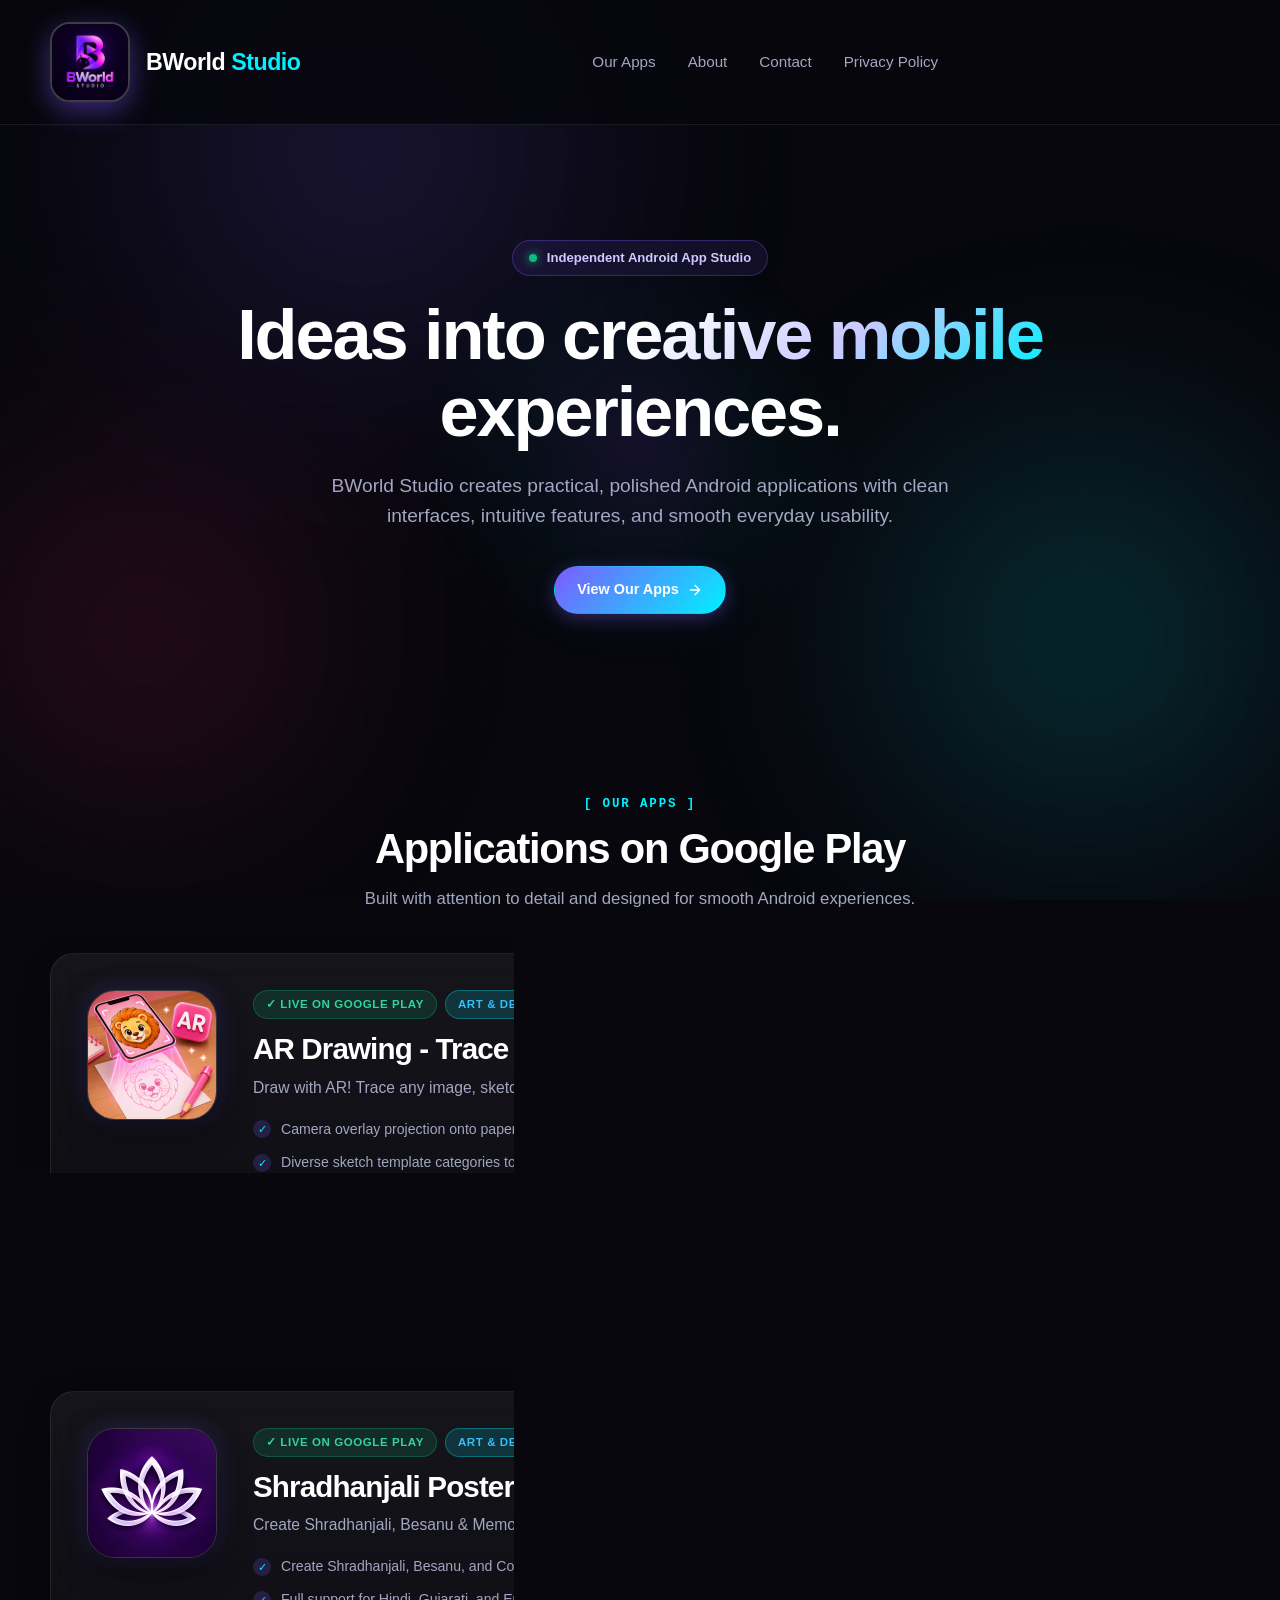
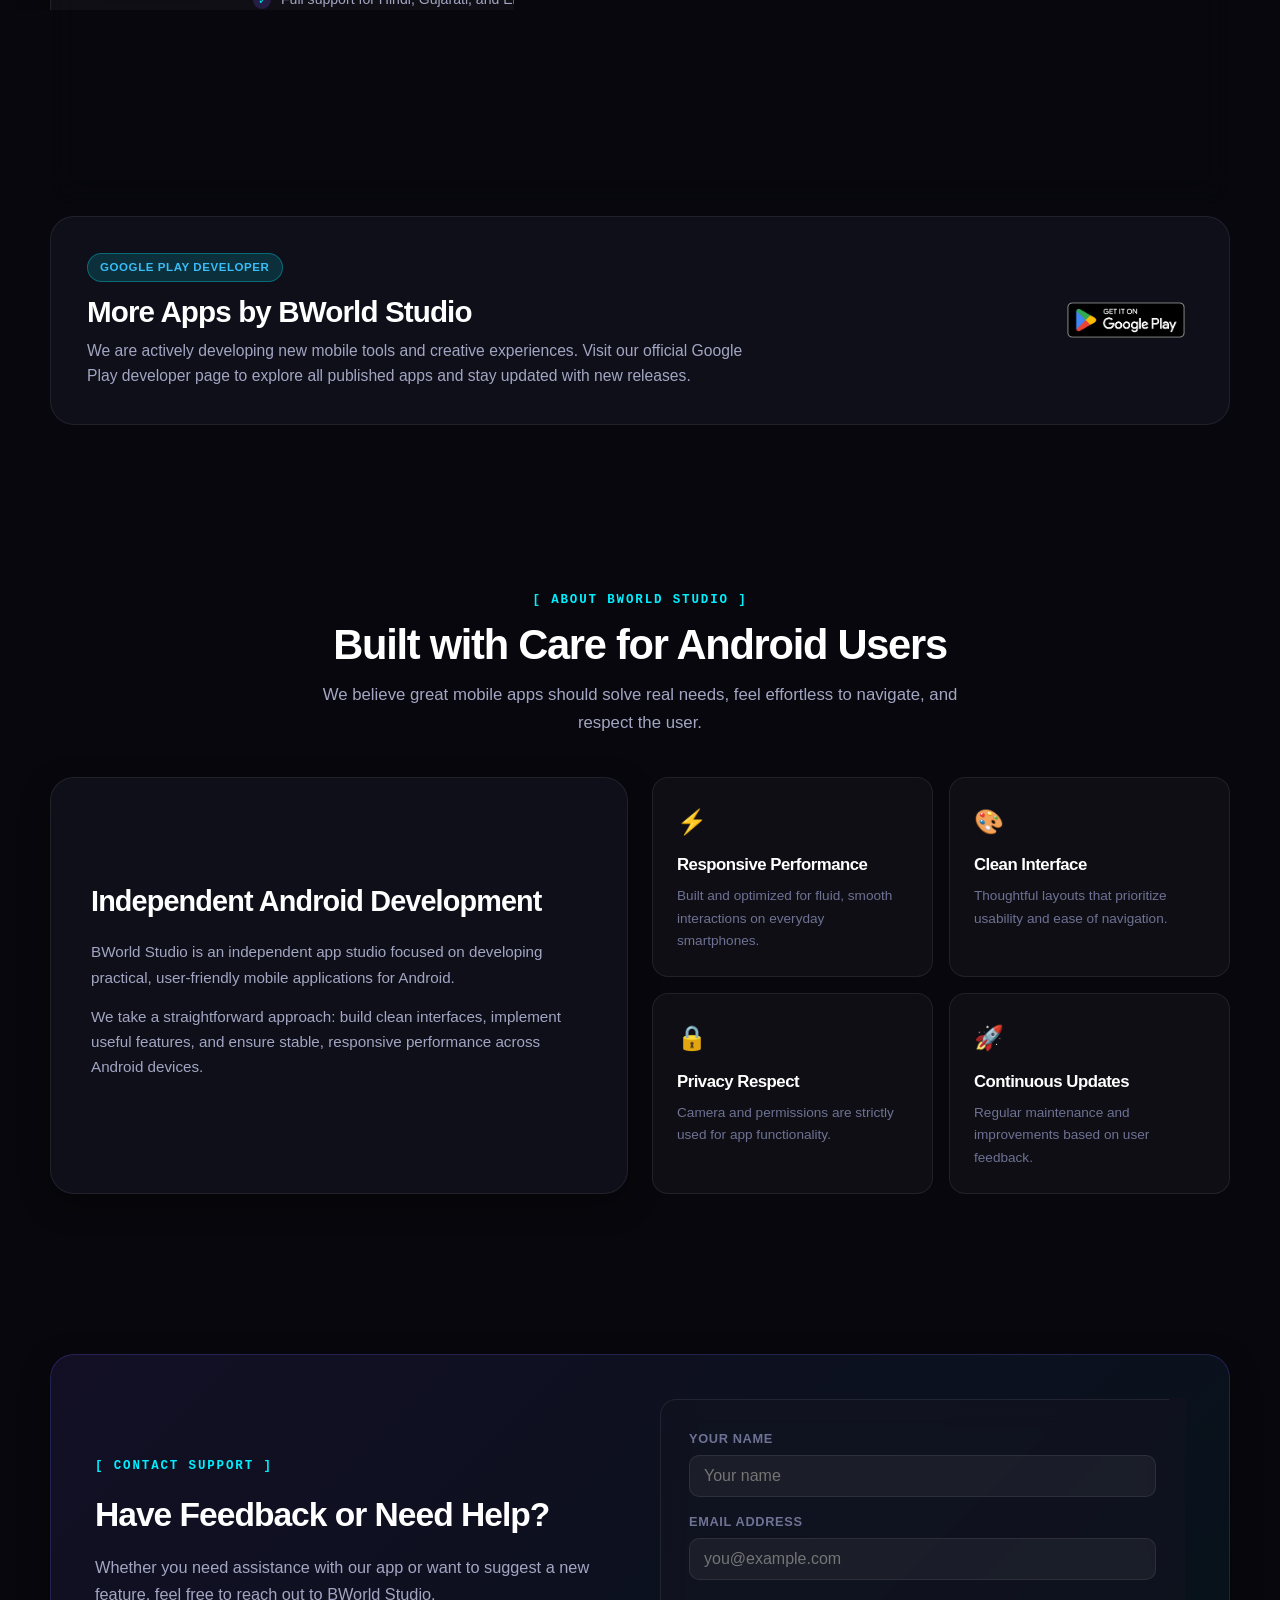
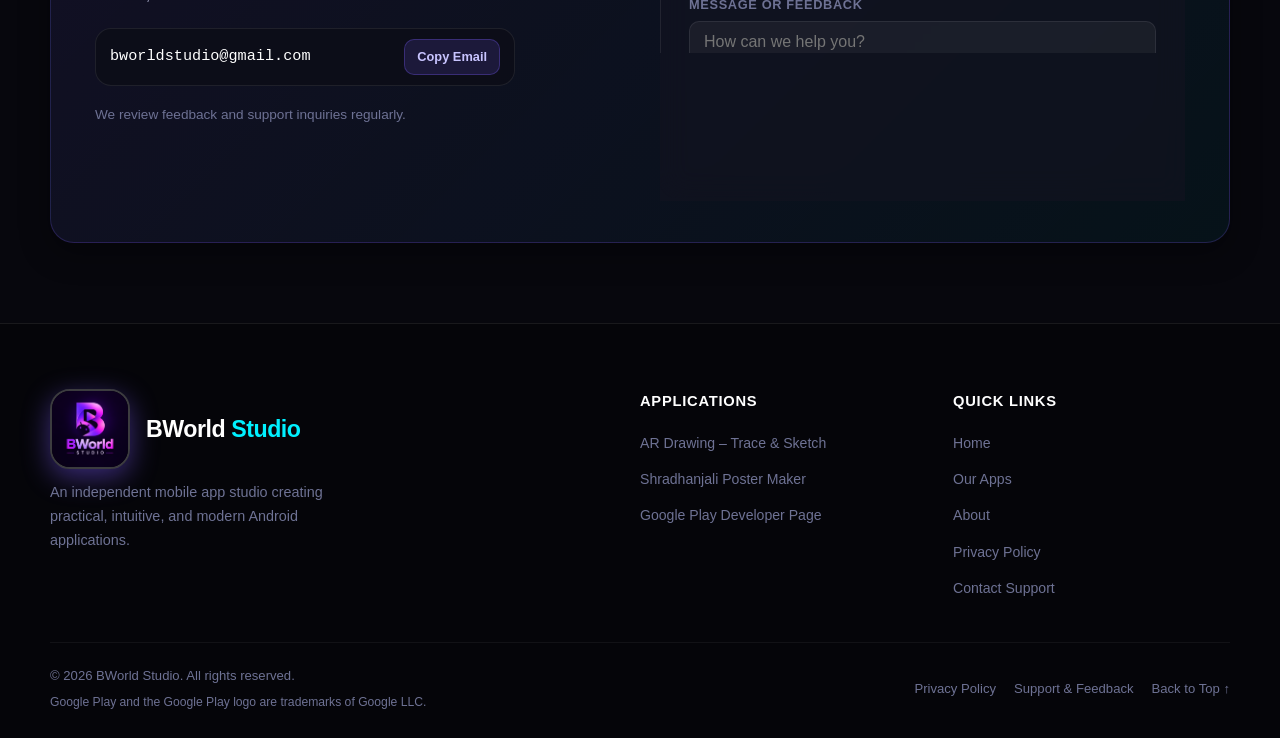
<file: index.html>
<!DOCTYPE html>
<html lang="en">
<head>
  <meta charset="UTF-8">
  <meta name="viewport" content="width=device-width, initial-scale=1.0, maximum-scale=5.0">
  <meta name="description" content="BWorld Studio — Independent Android app studio creating intuitive, creative mobile applications including AR Drawing: Trace & Sketch.">
  <meta name="keywords" content="BWorld Studio, AR Drawing, Trace & Sketch, Android Apps, Mobile App Studio, Google Play">
  <meta name="author" content="BWorld Studio">
  <meta name="theme-color" content="#07070d">

  <!-- Open Graph / Social Meta Tags -->
  <meta property="og:type" content="website">
  <meta property="og:title" content="BWorld Studio — Creative Android Apps">
  <meta property="og:description" content="Explore creative and practical Android applications built by BWorld Studio. Download AR Drawing: Trace & Sketch on Google Play.">
  <meta property="og:image" content="assets/images/logo.png">
  <meta property="og:url" content="https://bworldstudio.github.io/">

  <title>BWorld Studio — Creative Android Apps</title>

  <!-- Favicon using official logo.png -->
  <link rel="icon" type="image/png" href="assets/images/logo.png">
  <link rel="apple-touch-icon" href="assets/images/logo.png">

  <!-- Security & Privacy Policies -->
  <meta name="referrer" content="strict-origin-when-cross-origin">
  <meta http-equiv="X-Content-Type-Options" content="nosniff">
  <meta http-equiv="Content-Security-Policy" content="default-src 'self'; script-src 'self'; style-src 'self' 'unsafe-inline' https://fonts.googleapis.com; font-src 'self' https://fonts.gstatic.com; img-src 'self' data: https://play-lh.googleusercontent.com; connect-src 'self'; object-src 'none'; base-uri 'self';">

  <!-- Stylesheet -->
  <link rel="stylesheet" href="assets/css/style.css">
</head>
<body>

  <!-- Ambient Background Atmosphere -->
  <div class="ambient-bg" aria-hidden="true">
    <div class="ambient-orb orb-1"></div>
    <div class="ambient-orb orb-2"></div>
    <div class="ambient-orb orb-3"></div>
  </div>

  <!-- Mouse Spotlight Glow (Desktop Only) -->
  <div id="cursor-spotlight" aria-hidden="true"></div>

  <!-- Full-Width Header Navigation -->
  <header class="site-header">
    <nav class="navbar" aria-label="Main Navigation">
      <div class="nav-container">
        <a href="#" class="brand" aria-label="BWorld Studio Home">
          <img src="assets/images/logo.png" alt="BWorld Studio Logo" class="brand-logo-img" width="80" height="80">
          <span class="brand-name">BWorld <span>Studio</span></span>
        </a>

        <ul class="nav-links" id="nav-links-menu">
          <li><a href="#apps" class="nav-link">Our Apps</a></li>
          <li><a href="#about" class="nav-link">About</a></li>
          <li><a href="#support" class="nav-link">Contact</a></li>
          <li><a href="privacy.html" class="nav-link">Privacy Policy</a></li>
          <li class="mobile-nav-item">
            <a href="https://play.google.com/store/apps/developer?id=BWorld+Studio" target="_blank" rel="noopener noreferrer" class="play-badge-link" aria-label="Explore BWorld Studio on Google Play" style="display:flex; justify-content:center; width:100%;">
              <img src="assets/images/google-play-badge.png" alt="Get it on Google Play" height="46" style="height:46px; width:auto;">
            </a>
          </li>
        </ul>

        <div class="nav-actions">
          <button class="mobile-toggle" aria-label="Toggle navigation menu" aria-controls="nav-links-menu" aria-expanded="false">
            <span></span>
            <span></span>
            <span></span>
          </button>
        </div>
      </div>
    </nav>
  </header>

  <main>
    <!-- Hero Section -->
    <section class="hero container" id="hero">
      <div class="status-pill">
        <span class="status-pulse"></span>
        <span>Independent Android App Studio</span>
      </div>

      <h1 class="hero-title">
        Ideas into <span class="gradient-text">creative mobile</span> experiences.
      </h1>

      <p class="hero-desc">
        BWorld Studio creates practical, polished Android applications with clean interfaces, intuitive features, and smooth everyday usability.
      </p>

      <div class="hero-cta-group">
        <a href="#apps" class="btn btn-primary">
          <span>View Our Apps</span>
          <svg width="16" height="16" viewBox="0 0 24 24" fill="none" stroke="currentColor" stroke-width="2" stroke-linecap="round" stroke-linejoin="round" aria-hidden="true"><path d="M5 12h14M12 5l7 7-7 7"/></svg>
        </a>
      </div>
    </section>

    <!-- Apps Section -->
    <section class="section-wrapper container" id="apps">
      <div class="section-head">
        <span class="section-tag">[ Our Apps ]</span>
        <h2 class="section-title">Applications on Google Play</h2>
        <p class="section-subtitle">
          Built with attention to detail and designed for smooth Android experiences.
        </p>
      </div>

      <!-- Dynamic App Container (Automatically Populated from data/apps.json) -->
      <div id="apps-container" class="apps-grid">
        <!-- Pre-rendered Real App Cards for Instant Paint & SEO -->
        <article class="app-card">
          <div class="app-card-media">
            <img 
              src="assets/images/com_ardrawing_trace_sketch_icon.png" 
              alt="AR Drawing - Trace & Sketch Official Icon" 
              class="app-real-icon" 
              width="130" 
              height="130" 
              loading="eager"
            />
          </div>

          <div class="app-card-content">
            <div class="card-top">
              <div class="card-badges">
                <span class="badge-pill badge-live">✓ Live on Google Play</span>
                <span class="badge-pill badge-upcoming">Art & Design</span>
              </div>
            </div>

            <h3 class="card-title">AR Drawing - Trace & Sketch</h3>
            <p class="card-tagline">
              Draw with AR! Trace any image, sketch easily, and improve your drawing skills.
            </p>

            <ul class="card-features">
              <li>
                <span class="feature-check">✓</span>
                <span>Camera overlay projection onto paper for effortless tracing</span>
              </li>
              <li>
                <span class="feature-check">✓</span>
                <span>Diverse sketch template categories to practice drawing</span>
              </li>
              <li>
                <span class="feature-check">✓</span>
                <span>Adjustable outline transparency to suit your drawing setup</span>
              </li>
              <li>
                <span class="feature-check">✓</span>
                <span>Built-in flashlight support for clear drawing in dim settings</span>
              </li>
            </ul>

            <div class="card-footer">
              <a href="https://play.google.com/store/apps/details?id=com.ardrawing.trace.sketch" target="_blank" rel="noopener noreferrer" class="play-badge-link" aria-label="Get AR Drawing on Google Play">
                <img src="assets/images/google-play-badge.png" alt="Get it on Google Play" height="52" style="height: 52px; width: auto;">
              </a>
            </div>
          </div>
        </article>

        <article class="app-card">
          <div class="app-card-media">
            <img 
              src="assets/images/com_shradhanjali_memorialpostermaker_icon.png" 
              alt="Shradhanjali Poster Maker Official Icon" 
              class="app-real-icon" 
              width="130" 
              height="130" 
              loading="lazy"
            />
          </div>

          <div class="app-card-content">
            <div class="card-top">
              <div class="card-badges">
                <span class="badge-pill badge-live">✓ Live on Google Play</span>
                <span class="badge-pill badge-upcoming">Art & Design</span>
              </div>
            </div>

            <h3 class="card-title">Shradhanjali Poster Maker</h3>
            <p class="card-tagline">
              Create Shradhanjali, Besanu & Memorial Cards in Hindi, Gujarati & English.
            </p>

            <ul class="card-features">
              <li>
                <span class="feature-check">✓</span>
                <span>Create Shradhanjali, Besanu, and Condolence cards in minutes</span>
              </li>
              <li>
                <span class="feature-check">✓</span>
                <span>Full support for Hindi, Gujarati, and English languages</span>
              </li>
              <li>
                <span class="feature-check">✓</span>
                <span>Custom photo cropping shapes: Circle, Oval, Square, and Borders</span>
              </li>
              <li>
                <span class="feature-check">✓</span>
                <span>Export and share directly in high-resolution JPG or PDF format</span>
              </li>
            </ul>

            <div class="card-footer">
              <a href="https://play.google.com/store/apps/details?id=com.shradhanjali.memorialpostermaker" target="_blank" rel="noopener noreferrer" class="play-badge-link" aria-label="Get Shradhanjali Poster Maker on Google Play">
                <img src="assets/images/google-play-badge.png" alt="Get it on Google Play" height="52" style="height: 52px; width: auto;">
              </a>
            </div>
          </div>
        </article>
      </div>

      <!-- Developer Catalog Card -->
      <article class="developer-catalog-card">
        <div style="max-width: 680px;">
          <div class="card-badges" style="margin-bottom: 12px;">
            <span class="badge-pill badge-upcoming">Google Play Developer</span>
          </div>
          <h3 class="card-title">More Apps by BWorld Studio</h3>
          <p class="card-tagline" style="margin-bottom: 0;">
            We are actively developing new mobile tools and creative experiences. Visit our official Google Play developer page to explore all published apps and stay updated with new releases.
          </p>
        </div>
        <a href="https://play.google.com/store/apps/developer?id=BWorld+Studio" target="_blank" rel="noopener noreferrer" class="play-badge-link" aria-label="Explore BWorld Studio on Google Play" style="flex-shrink: 0;">
          <img src="assets/images/google-play-badge.png" alt="Get it on Google Play" height="52" style="height: 52px; width: auto;">
        </a>
      </article>
    </section>

    <!-- Studio Philosophy Section -->
    <section class="section-wrapper container" id="about">
      <div class="section-head">
        <span class="section-tag">[ About BWorld Studio ]</span>
        <h2 class="section-title">Built with Care for Android Users</h2>
        <p class="section-subtitle">
          We believe great mobile apps should solve real needs, feel effortless to navigate, and respect the user.
        </p>
      </div>

      <div class="studio-grid">
        <div class="philosophy-box">
          <h3>Independent Android Development</h3>
          <p>
            BWorld Studio is an independent app studio focused on developing practical, user-friendly mobile applications for Android.
          </p>
          <p>
            We take a straightforward approach: build clean interfaces, implement useful features, and ensure stable, responsive performance across Android devices.
          </p>
        </div>

        <div class="values-grid">
          <div class="value-card">
            <div class="value-icon">⚡</div>
            <h4>Responsive Performance</h4>
            <p>Built and optimized for fluid, smooth interactions on everyday smartphones.</p>
          </div>

          <div class="value-card">
            <div class="value-icon">🎨</div>
            <h4>Clean Interface</h4>
            <p>Thoughtful layouts that prioritize usability and ease of navigation.</p>
          </div>

          <div class="value-card">
            <div class="value-icon">🔒</div>
            <h4>Privacy Respect</h4>
            <p>Camera and permissions are strictly used for app functionality.</p>
          </div>

          <div class="value-card">
            <div class="value-icon">🚀</div>
            <h4>Continuous Updates</h4>
            <p>Regular maintenance and improvements based on user feedback.</p>
          </div>
        </div>
      </div>
    </section>

    <!-- Support & Contact Section -->
    <section class="section-wrapper container" id="support">
      <div class="support-card">
        <div class="support-info">
          <span class="section-tag">[ Contact Support ]</span>
          <h3>Have Feedback or Need Help?</h3>
          <p>
            Whether you need assistance with our app or want to suggest a new feature, feel free to reach out to BWorld Studio.
          </p>

          <div class="email-copy-box">
            <span class="email-text">bworldstudio@gmail.com</span>
            <button class="copy-btn" id="copy-email-btn" type="button">Copy Email</button>
          </div>

          <p style="font-size:0.85rem; color:var(--text-muted);">
            We review feedback and support inquiries regularly.
          </p>
        </div>

        <!-- Contact Form -->
        <form class="support-form" id="support-contact-form" action="#">
          <div class="form-group">
            <label for="user-name">Your Name</label>
            <input type="text" id="user-name" class="form-input" placeholder="Your name" required>
          </div>

          <div class="form-group">
            <label for="user-email">Email Address</label>
            <input type="email" id="user-email" class="form-input" placeholder="you@example.com" required>
          </div>

          <div class="form-group">
            <label for="user-message">Message or Feedback</label>
            <textarea id="user-message" class="form-textarea" placeholder="How can we help you?" required></textarea>
          </div>

          <button type="submit" class="btn btn-primary" style="width:100%;">
            <span>Send Message</span>
            <svg width="16" height="16" viewBox="0 0 24 24" fill="none" stroke="currentColor" stroke-width="2" stroke-linecap="round" stroke-linejoin="round" aria-hidden="true"><line x1="22" y1="2" x2="11" y2="13"></line><polygon points="22 2 15 22 11 13 2 9 22 2"></polygon></svg>
          </button>
        </form>
      </div>
    </section>
  </main>

  <!-- Footer -->
  <footer class="footer">
    <div class="container">
      <div class="footer-top">
        <div class="footer-brand">
          <a href="#" class="brand">
            <img src="assets/images/logo.png" alt="BWorld Studio" class="brand-logo-img" width="80" height="80">
            <span class="brand-name">BWorld <span>Studio</span></span>
          </a>
          <p>
            An independent mobile app studio creating practical, intuitive, and modern Android applications.
          </p>
        </div>

        <div class="footer-col">
          <h5>Applications</h5>
          <ul class="footer-links">
            <li><a href="https://play.google.com/store/apps/details?id=com.ardrawing.trace.sketch" target="_blank" rel="noopener noreferrer">AR Drawing – Trace & Sketch</a></li>
            <li><a href="https://play.google.com/store/apps/details?id=com.shradhanjali.memorialpostermaker" target="_blank" rel="noopener noreferrer">Shradhanjali Poster Maker</a></li>
            <li><a href="https://play.google.com/store/apps/developer?id=BWorld+Studio" target="_blank" rel="noopener noreferrer">Google Play Developer Page</a></li>
          </ul>
        </div>

        <div class="footer-col">
          <h5>Quick Links</h5>
          <ul class="footer-links">
            <li><a href="#hero">Home</a></li>
            <li><a href="#apps">Our Apps</a></li>
            <li><a href="#about">About</a></li>
            <li><a href="privacy.html">Privacy Policy</a></li>
            <li><a href="#support">Contact Support</a></li>
          </ul>
        </div>
      </div>

      <div class="footer-bottom">
        <div>
          <div>© 2026 BWorld Studio. All rights reserved.</div>
          <div style="font-size: 0.76rem; color: var(--text-muted); margin-top: 6px;">
            Google Play and the Google Play logo are trademarks of Google LLC.
          </div>
        </div>
        <div class="footer-legal-links">
          <a href="privacy.html">Privacy Policy</a>
          <a href="#support">Support & Feedback</a>
          <a href="#">Back to Top ↑</a>
        </div>
      </div>
    </div>
  </footer>

  <!-- Toast Notification Container -->
  <div class="toast-msg" role="status" aria-live="polite"></div>

  <!-- Main JavaScript File -->
  <script src="assets/js/main.js"></script>
</body>
</html>
</file>
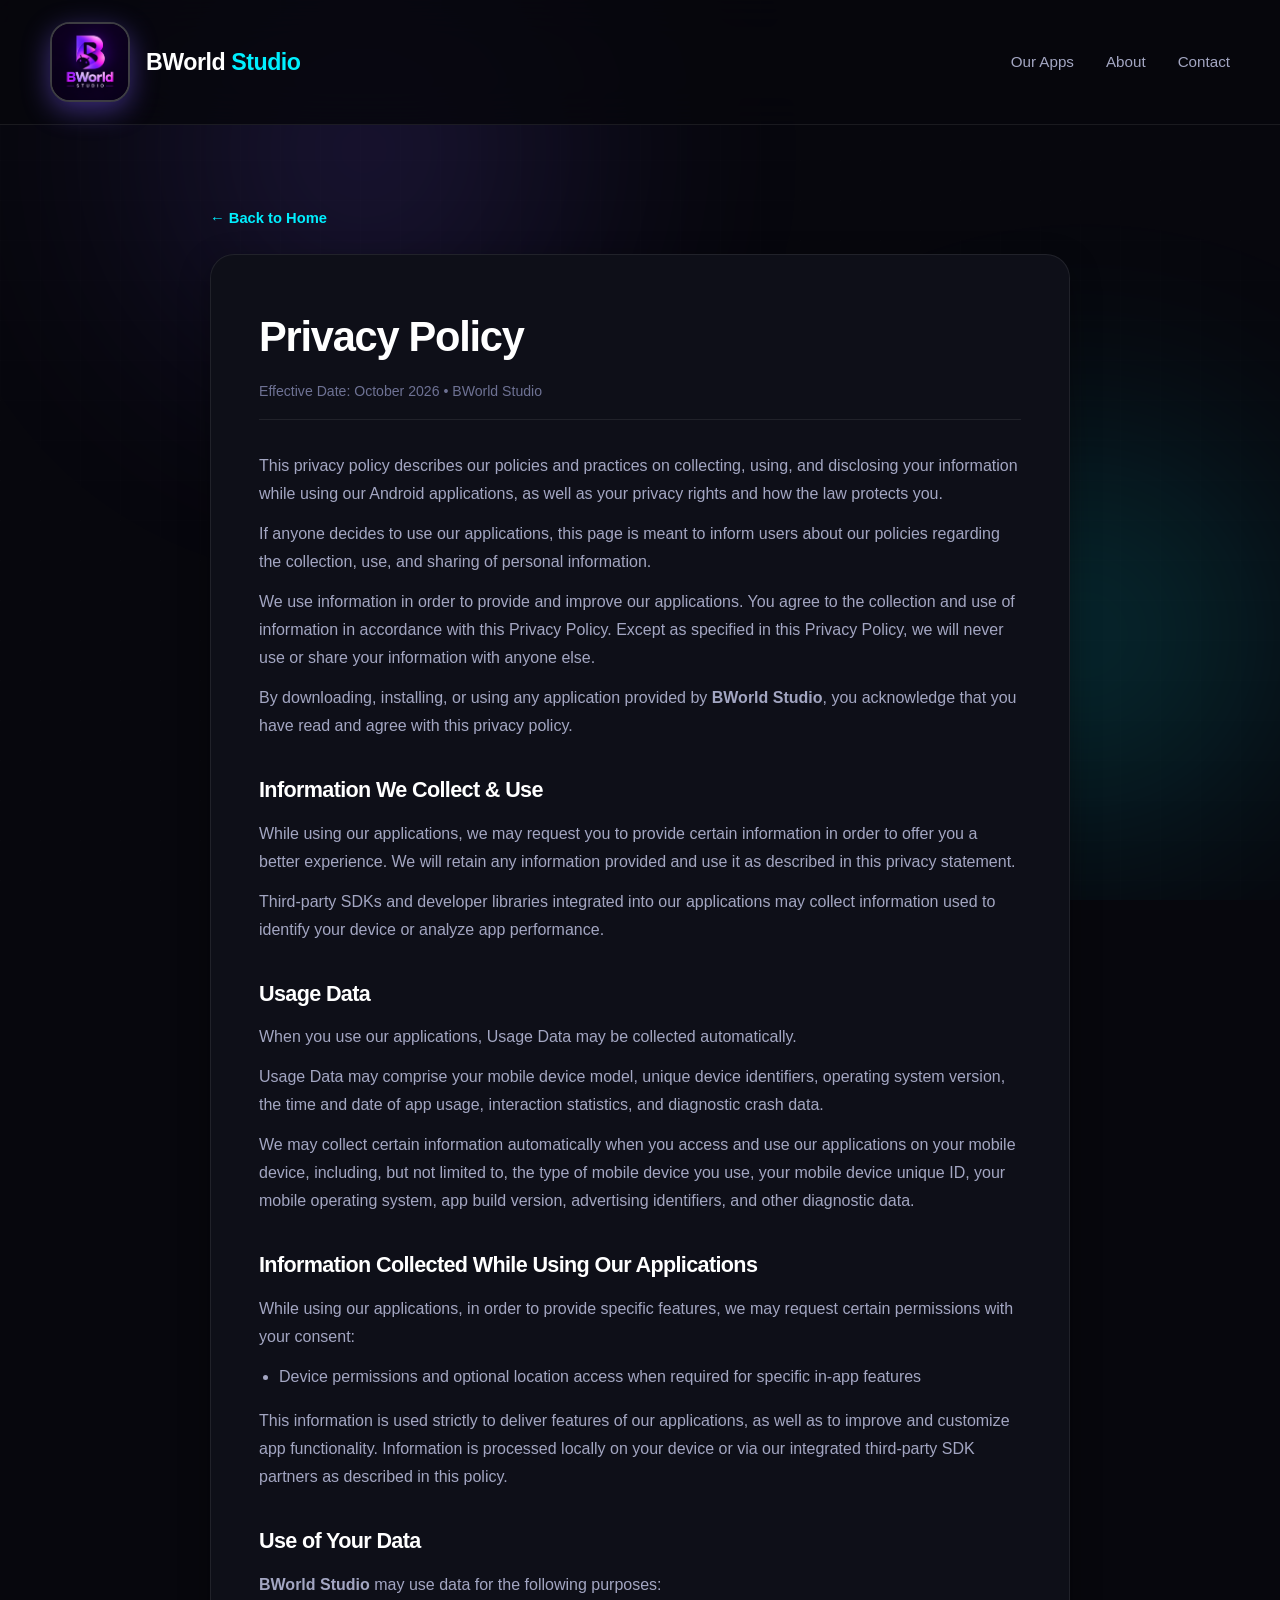
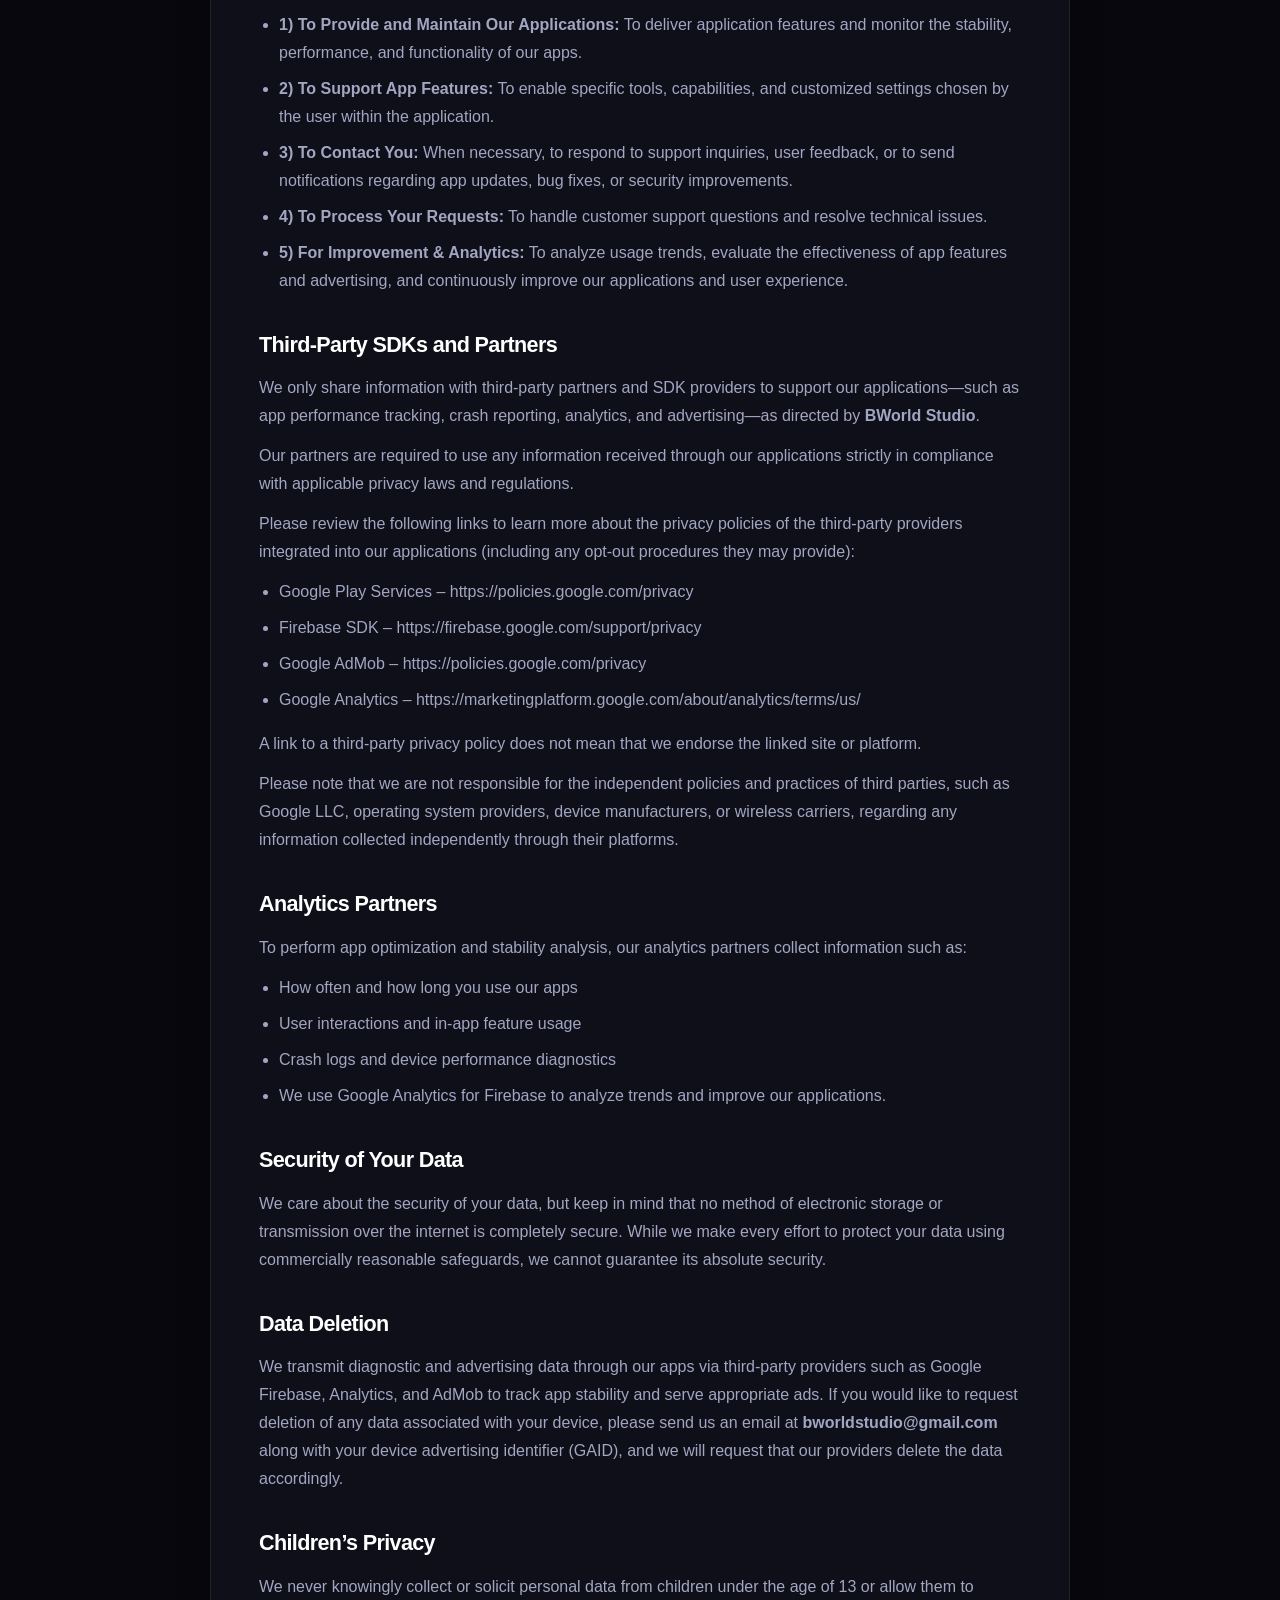
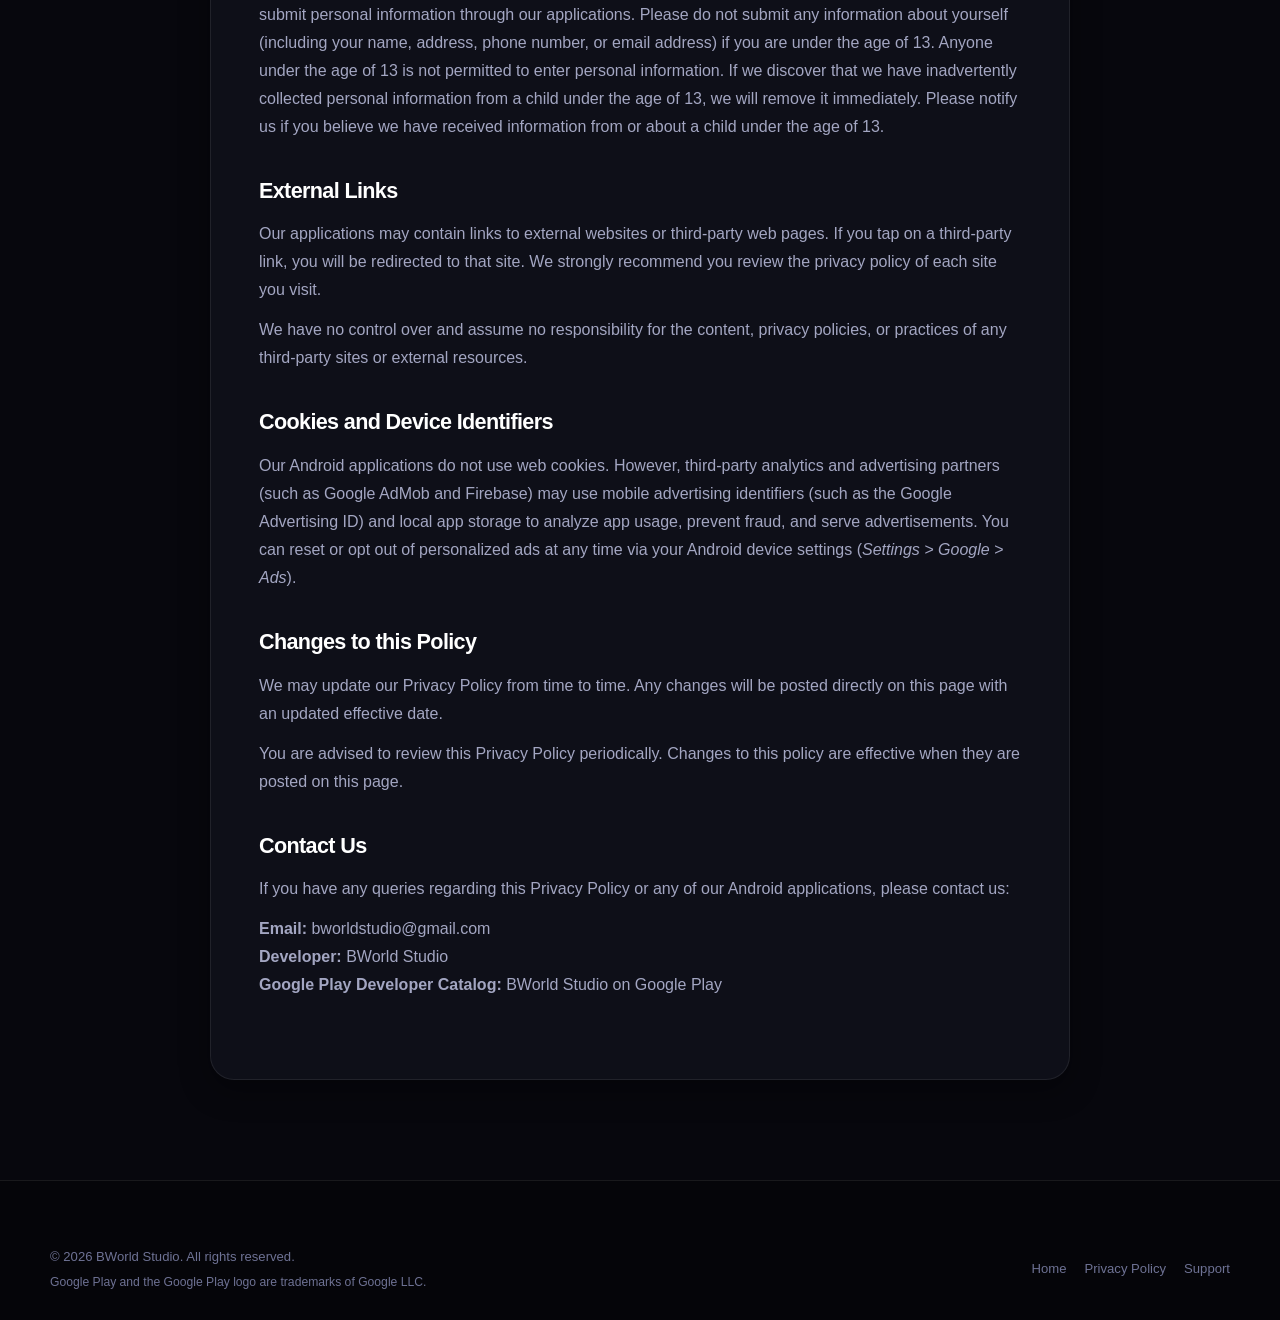
<file: privacy.html>
<!DOCTYPE html>
<html lang="en">
<head>
  <meta charset="UTF-8">
  <meta name="viewport" content="width=device-width, initial-scale=1.0, maximum-scale=5.0">
  <meta name="description" content="Privacy Policy for Android mobile applications developed by BWorld Studio.">
  <meta name="theme-color" content="#07070d">
  <title>Privacy Policy — BWorld Studio</title>
  <link rel="icon" type="image/png" href="assets/images/logo.png">
  <link rel="apple-touch-icon" href="assets/images/logo.png">

  <!-- Security & Privacy Policies -->
  <meta name="referrer" content="strict-origin-when-cross-origin">
  <meta http-equiv="X-Content-Type-Options" content="nosniff">
  <meta http-equiv="Content-Security-Policy" content="default-src 'self'; script-src 'self'; style-src 'self' 'unsafe-inline' https://fonts.googleapis.com; font-src 'self' https://fonts.gstatic.com; img-src 'self' data: https://play-lh.googleusercontent.com https://play.google.com; connect-src 'self'; object-src 'none'; base-uri 'self';">

  <link rel="stylesheet" href="assets/css/style.css">
  <style>
    .policy-content {
      padding-top: clamp(40px, 8vw, 80px);
      padding-bottom: clamp(50px, 10vw, 100px);
      max-width: 860px;
    }
    .policy-card {
      background: var(--bg-elevated);
      border: 1px solid var(--border-subtle);
      border-radius: var(--radius-lg);
      padding: clamp(24px, 5vw, 48px);
      box-shadow: var(--shadow-subtle);
      backdrop-filter: blur(16px);
    }
    .policy-card h1 {
      font-size: clamp(1.8rem, 4vw, 2.6rem);
      margin-bottom: 8px;
    }
    .policy-meta {
      font-size: 0.88rem;
      color: var(--text-muted);
      margin-bottom: 32px;
      padding-bottom: 16px;
      border-bottom: 1px solid rgba(255,255,255,0.08);
    }
    .policy-section {
      margin-bottom: 32px;
    }
    .policy-section h2 {
      font-size: 1.35rem;
      color: var(--text-primary);
      margin-bottom: 12px;
    }
    .policy-section p {
      color: var(--text-secondary);
      line-height: 1.75;
      margin-bottom: 12px;
    }
    .policy-section ul {
      margin-left: 20px;
      margin-bottom: 16px;
      color: var(--text-secondary);
      line-height: 1.75;
    }
    .policy-section li {
      margin-bottom: 8px;
    }
    .back-btn {
      display: inline-flex;
      align-items: center;
      gap: 8px;
      margin-bottom: 24px;
      color: var(--accent-secondary);
      font-weight: 600;
      font-size: 0.92rem;
    }
    .back-btn:hover {
      text-decoration: underline;
    }
  </style>
</head>
<body>
  <!-- Ambient Background -->
  <div class="ambient-bg" aria-hidden="true">
    <div class="ambient-orb orb-1"></div>
    <div class="ambient-orb orb-2"></div>
  </div>

  <!-- Header -->
  <header class="site-header">
    <nav class="navbar" aria-label="Main Navigation">
      <div class="nav-container">
        <a href="index.html" class="brand" aria-label="BWorld Studio Home">
          <img src="assets/images/logo.png" alt="BWorld Studio Logo" class="brand-logo-img" width="80" height="80">
          <span class="brand-name">BWorld <span>Studio</span></span>
        </a>

        <ul class="nav-links" style="display:flex;">
          <li><a href="index.html#apps" class="nav-link">Our Apps</a></li>
          <li><a href="index.html#about" class="nav-link">About</a></li>
          <li><a href="index.html#support" class="nav-link">Contact</a></li>
        </ul>
      </div>
    </nav>
  </header>

  <main class="container policy-content">
    <a href="index.html" class="back-btn">← Back to Home</a>

    <article class="policy-card">
      <h1>Privacy Policy</h1>
      <div class="policy-meta">
        Effective Date: October 2026 &bull; BWorld Studio
      </div>

      <div class="policy-section">
        <p>
          This privacy policy describes our policies and practices on collecting, using, and disclosing your information while using our Android applications, as well as your privacy rights and how the law protects you.
        </p>
        <p>
          If anyone decides to use our applications, this page is meant to inform users about our policies regarding the collection, use, and sharing of personal information.
        </p>
        <p>
          We use information in order to provide and improve our applications. You agree to the collection and use of information in accordance with this Privacy Policy. Except as specified in this Privacy Policy, we will never use or share your information with anyone else.
        </p>
        <p>
          By downloading, installing, or using any application provided by <strong>BWorld Studio</strong>, you acknowledge that you have read and agree with this privacy policy.
        </p>
      </div>

      <div class="policy-section">
        <h2>Information We Collect &amp; Use</h2>
        <p>
          While using our applications, we may request you to provide certain information in order to offer you a better experience. We will retain any information provided and use it as described in this privacy statement.
        </p>
        <p>
          Third-party SDKs and developer libraries integrated into our applications may collect information used to identify your device or analyze app performance.
        </p>
      </div>

      <div class="policy-section">
        <h2>Usage Data</h2>
        <p>
          When you use our applications, Usage Data may be collected automatically.
        </p>
        <p>
          Usage Data may comprise your mobile device model, unique device identifiers, operating system version, the time and date of app usage, interaction statistics, and diagnostic crash data.
        </p>
        <p>
          We may collect certain information automatically when you access and use our applications on your mobile device, including, but not limited to, the type of mobile device you use, your mobile device unique ID, your mobile operating system, app build version, advertising identifiers, and other diagnostic data.
        </p>
      </div>

      <div class="policy-section">
        <h2>Information Collected While Using Our Applications</h2>
        <p>
          While using our applications, in order to provide specific features, we may request certain permissions with your consent:
        </p>
        <ul>
          <li>Device permissions and optional location access when required for specific in-app features</li>
        </ul>
        <p>
          This information is used strictly to deliver features of our applications, as well as to improve and customize app functionality. Information is processed locally on your device or via our integrated third-party SDK partners as described in this policy.
        </p>
      </div>

      <div class="policy-section">
        <h2>Use of Your Data</h2>
        <p>
          <strong>BWorld Studio</strong> may use data for the following purposes:
        </p>
        <ul>
          <li><strong>1) To Provide and Maintain Our Applications:</strong> To deliver application features and monitor the stability, performance, and functionality of our apps.</li>
          <li><strong>2) To Support App Features:</strong> To enable specific tools, capabilities, and customized settings chosen by the user within the application.</li>
          <li><strong>3) To Contact You:</strong> When necessary, to respond to support inquiries, user feedback, or to send notifications regarding app updates, bug fixes, or security improvements.</li>
          <li><strong>4) To Process Your Requests:</strong> To handle customer support questions and resolve technical issues.</li>
          <li><strong>5) For Improvement &amp; Analytics:</strong> To analyze usage trends, evaluate the effectiveness of app features and advertising, and continuously improve our applications and user experience.</li>
        </ul>
      </div>

      <div class="policy-section">
        <h2>Third-Party SDKs and Partners</h2>
        <p>
          We only share information with third-party partners and SDK providers to support our applications—such as app performance tracking, crash reporting, analytics, and advertising—as directed by <strong>BWorld Studio</strong>.
        </p>
        <p>
          Our partners are required to use any information received through our applications strictly in compliance with applicable privacy laws and regulations.
        </p>
        <p>
          Please review the following links to learn more about the privacy policies of the third-party providers integrated into our applications (including any opt-out procedures they may provide):
        </p>
        <ul>
          <li>Google Play Services &#8211; <a href="https://policies.google.com/privacy" target="_blank" rel="noopener noreferrer">https://policies.google.com/privacy</a></li>
          <li>Firebase SDK &#8211; <a href="https://firebase.google.com/support/privacy" target="_blank" rel="noopener noreferrer">https://firebase.google.com/support/privacy</a></li>
          <li>Google AdMob &#8211; <a href="https://policies.google.com/privacy" target="_blank" rel="noopener noreferrer">https://policies.google.com/privacy</a></li>
          <li>Google Analytics &#8211; <a href="https://marketingplatform.google.com/about/analytics/terms/us/" target="_blank" rel="noopener noreferrer">https://marketingplatform.google.com/about/analytics/terms/us/</a></li>
        </ul>
        <p>
          A link to a third-party privacy policy does not mean that we endorse the linked site or platform.
        </p>
        <p>
          Please note that we are not responsible for the independent policies and practices of third parties, such as Google LLC, operating system providers, device manufacturers, or wireless carriers, regarding any information collected independently through their platforms.
        </p>
      </div>

      <div class="policy-section">
        <h2>Analytics Partners</h2>
        <p>
          To perform app optimization and stability analysis, our analytics partners collect information such as:
        </p>
        <ul>
          <li>How often and how long you use our apps</li>
          <li>User interactions and in-app feature usage</li>
          <li>Crash logs and device performance diagnostics</li>
          <li>We use Google Analytics for Firebase to analyze trends and improve our applications.</li>
        </ul>
      </div>

      <div class="policy-section">
        <h2>Security of Your Data</h2>
        <p>
          We care about the security of your data, but keep in mind that no method of electronic storage or transmission over the internet is completely secure. While we make every effort to protect your data using commercially reasonable safeguards, we cannot guarantee its absolute security.
        </p>
      </div>

      <div class="policy-section">
        <h2>Data Deletion</h2>
        <p>
          We transmit diagnostic and advertising data through our apps via third-party providers such as Google Firebase, Analytics, and AdMob to track app stability and serve appropriate ads. If you would like to request deletion of any data associated with your device, please send us an email at <a href="mailto:bworldstudio@gmail.com"><strong>bworldstudio@gmail.com</strong></a> along with your device advertising identifier (GAID), and we will request that our providers delete the data accordingly.
        </p>
      </div>

      <div class="policy-section">
        <h2>Children&#8217;s Privacy</h2>
        <p>
          We never knowingly collect or solicit personal data from children under the age of 13 or allow them to submit personal information through our applications. Please do not submit any information about yourself (including your name, address, phone number, or email address) if you are under the age of 13. Anyone under the age of 13 is not permitted to enter personal information. If we discover that we have inadvertently collected personal information from a child under the age of 13, we will remove it immediately. Please notify us if you believe we have received information from or about a child under the age of 13.
        </p>
      </div>

      <div class="policy-section">
        <h2>External Links</h2>
        <p>
          Our applications may contain links to external websites or third-party web pages. If you tap on a third-party link, you will be redirected to that site. We strongly recommend you review the privacy policy of each site you visit.
        </p>
        <p>
          We have no control over and assume no responsibility for the content, privacy policies, or practices of any third-party sites or external resources.
        </p>
      </div>

      <div class="policy-section">
        <h2>Cookies and Device Identifiers</h2>
        <p>
          Our Android applications do not use web cookies. However, third-party analytics and advertising partners (such as Google AdMob and Firebase) may use mobile advertising identifiers (such as the Google Advertising ID) and local app storage to analyze app usage, prevent fraud, and serve advertisements. You can reset or opt out of personalized ads at any time via your Android device settings (<em>Settings &gt; Google &gt; Ads</em>).
        </p>
      </div>

      <div class="policy-section">
        <h2>Changes to this Policy</h2>
        <p>
          We may update our Privacy Policy from time to time. Any changes will be posted directly on this page with an updated effective date.
        </p>
        <p>
          You are advised to review this Privacy Policy periodically. Changes to this policy are effective when they are posted on this page.
        </p>
      </div>

      <div class="policy-section">
        <h2>Contact Us</h2>
        <p>
          If you have any queries regarding this Privacy Policy or any of our Android applications, please contact us:
        </p>
        <p>
          <strong>Email:</strong> <a href="mailto:bworldstudio@gmail.com">bworldstudio@gmail.com</a><br>
          <strong>Developer:</strong> BWorld Studio<br>
          <strong>Google Play Developer Catalog:</strong> <a href="https://play.google.com/store/apps/developer?id=BWorld+Studio" target="_blank" rel="noopener noreferrer">BWorld Studio on Google Play</a>
        </p>
      </div>
    </article>
  </main>

  <!-- Footer -->
  <footer class="footer">
    <div class="container">
      <div class="footer-bottom" style="border:none; padding-top:0;">
        <div>
          <div>© 2026 BWorld Studio. All rights reserved.</div>
          <div style="font-size:0.76rem; color:var(--text-muted); margin-top:4px;">
            Google Play and the Google Play logo are trademarks of Google LLC.
          </div>
        </div>
        <div class="footer-legal-links">
          <a href="index.html">Home</a>
          <a href="privacy.html">Privacy Policy</a>
          <a href="index.html#support">Support</a>
        </div>
      </div>
    </div>
  </footer>
</body>
</html>
</file>
<file: assets/css/style.css>
/* ===================================================================
   BWorld Studio — Modern Fully-Responsive Design System
   =================================================================== */

@import url('https://fonts.googleapis.com/css2?family=Outfit:wght@400;500;600;700;800;900&family=Plus+Jakarta+Sans:wght@400;500;600;700&family=JetBrains+Mono:wght@400;500&display=swap');

:root {
  /* Color Tokens */
  --bg-dark: #07070d;
  --bg-elevated: #0e0f18;
  --bg-glass: rgba(18, 19, 32, 0.7);
  --bg-glass-hover: rgba(28, 30, 50, 0.85);
  
  --border-subtle: rgba(255, 255, 255, 0.08);
  --border-glow: rgba(124, 92, 255, 0.35);

  --accent-primary: #7c5cff;
  --accent-secondary: #00f0ff;
  --accent-emerald: #10b981;

  --grad-brand: linear-gradient(135deg, #7c5cff 0%, #00f0ff 100%);
  --grad-text: linear-gradient(135deg, #ffffff 20%, #c8c9ff 60%, #00f0ff 100%);
  --grad-card: linear-gradient(180deg, rgba(255, 255, 255, 0.06) 0%, rgba(255, 255, 255, 0.015) 100%);

  --text-primary: #ffffff;
  --text-secondary: #a3a6c2;
  --text-muted: #6e7294;

  --font-heading: 'Outfit', -apple-system, BlinkMacSystemFont, sans-serif;
  --font-body: 'Plus Jakarta Sans', -apple-system, BlinkMacSystemFont, sans-serif;
  --font-mono: 'JetBrains Mono', monospace;

  --radius-sm: 10px;
  --radius-md: 16px;
  --radius-lg: 24px;
  --radius-pill: 9999px;

  --shadow-subtle: 0 10px 30px rgba(0, 0, 0, 0.35);
  --shadow-glow: 0 10px 40px rgba(124, 92, 255, 0.25);
  --max-w: 1180px;
}

/* ================= Base & Resets ================= */
*, *::before, *::after {
  box-sizing: border-box;
  margin: 0;
  padding: 0;
}

html {
  scroll-behavior: smooth;
  scroll-padding-top: 120px;
  width: 100%;
  overflow-x: hidden;
}

body {
  font-family: var(--font-body);
  background-color: var(--bg-dark);
  color: var(--text-primary);
  line-height: 1.65;
  width: 100%;
  overflow-x: hidden;
  position: relative;
  -webkit-font-smoothing: antialiased;
  -moz-osx-font-smoothing: grayscale;
}

/* Ambient Background Atmosphere */
.ambient-bg {
  position: fixed;
  inset: 0;
  pointer-events: none;
  z-index: 0;
  overflow: hidden;
}

.ambient-orb {
  position: absolute;
  border-radius: 50%;
  filter: blur(120px);
  opacity: 0.25;
  animation: floatOrb 20s ease-in-out infinite alternate;
}

.ambient-orb.orb-1 {
  width: min(600px, 80vw);
  height: min(600px, 80vw);
  top: -150px;
  left: 5%;
  background: radial-gradient(circle, #7c5cff, transparent 70%);
}

.ambient-orb.orb-2 {
  width: min(550px, 75vw);
  height: min(550px, 75vw);
  top: 40%;
  right: -80px;
  background: radial-gradient(circle, #00f0ff, transparent 70%);
  animation-duration: 25s;
}

.ambient-orb.orb-3 {
  width: min(450px, 70vw);
  height: min(450px, 70vw);
  bottom: 5%;
  left: -80px;
  background: radial-gradient(circle, #ff2a85, transparent 70%);
  animation-duration: 18s;
}

@keyframes floatOrb {
  0% { transform: translate(0, 0) scale(1); }
  50% { transform: translate(30px, 20px) scale(1.08); }
  100% { transform: translate(-20px, 40px) scale(0.95); }
}

.ambient-bg::after {
  content: '';
  position: absolute;
  inset: 0;
  background-image: 
    linear-gradient(rgba(255, 255, 255, 0.02) 1px, transparent 1px),
    linear-gradient(90deg, rgba(255, 255, 255, 0.02) 1px, transparent 1px);
  background-size: 40px 40px;
  opacity: 0.35;
}

/* Cursor Spotlight (Desktop only) */
#cursor-spotlight {
  position: fixed;
  width: 450px;
  height: 450px;
  border-radius: 50%;
  background: radial-gradient(circle, rgba(124, 92, 255, 0.12) 0%, rgba(0, 240, 255, 0.03) 40%, transparent 70%);
  pointer-events: none;
  transform: translate(-50%, -50%);
  z-index: 1;
  transition: opacity 0.3s ease;
  will-change: left, top;
}

/* Responsive Containers */
.container {
  width: min(var(--max-w), calc(100% - 40px));
  margin-inline: auto;
  position: relative;
  z-index: 2;
}

/* Typography */
h1, h2, h3, h4, .brand-text {
  font-family: var(--font-heading);
  font-weight: 800;
  letter-spacing: -0.03em;
  color: var(--text-primary);
  word-break: break-word;
}

.gradient-text {
  background: var(--grad-text);
  -webkit-background-clip: text;
  background-clip: text;
  -webkit-text-fill-color: transparent;
  display: inline-block;
}

p {
  color: var(--text-secondary);
}

a {
  color: inherit;
  text-decoration: none;
  transition: all 0.25s ease;
}

/* ================= Full-Width Site Header & Navigation ================= */
.site-header {
  position: sticky;
  top: 0;
  left: 0;
  right: 0;
  width: 100%;
  z-index: 1000;
  background: rgba(7, 7, 13, 0.82);
  backdrop-filter: blur(20px);
  -webkit-backdrop-filter: blur(20px);
  border-bottom: 1px solid var(--border-subtle);
  transition: background 0.3s ease, border-color 0.3s ease, box-shadow 0.3s ease;
}

.site-header.scrolled {
  background: rgba(7, 7, 13, 0.96);
  border-bottom-color: rgba(124, 92, 255, 0.22);
  box-shadow: 0 10px 30px rgba(0, 0, 0, 0.55);
}

.navbar {
  width: 100%;
}

.nav-container {
  width: min(var(--max-w), calc(100% - 48px));
  margin-inline: auto;
  display: flex;
  align-items: center;
  justify-content: space-between;
  gap: 16px;
  padding: 22px 0;
  min-height: 112px;
}

/* Brand Logo and Title */
.brand {
  display: flex;
  align-items: center;
  gap: 16px;
  text-decoration: none;
  min-width: 0;
  flex-shrink: 0;
}

.brand-logo-img {
  width: 80px;
  height: 80px;
  border-radius: 20px;
  object-fit: cover;
  box-shadow: 0 8px 28px rgba(124, 92, 255, 0.45);
  border: 2px solid rgba(255, 255, 255, 0.22);
  transition: transform 0.3s cubic-bezier(0.34, 1.56, 0.64, 1);
  flex-shrink: 0;
}

.brand:hover .brand-logo-img {
  transform: scale(1.05);
}

.brand-name {
  font-family: var(--font-heading);
  font-size: 1.45rem;
  font-weight: 800;
  letter-spacing: -0.02em;
  color: #fff;
  white-space: nowrap;
}

.brand-name span {
  color: var(--accent-secondary);
}

.nav-links {
  display: flex;
  align-items: center;
  gap: 32px;
  list-style: none;
}

.mobile-nav-item {
  display: none;
}

.nav-link {
  font-size: 0.95rem;
  font-weight: 500;
  color: var(--text-secondary);
  position: relative;
  padding-block: 6px;
}

.nav-link::after {
  content: '';
  position: absolute;
  bottom: 0;
  left: 50%;
  width: 0;
  height: 2px;
  background: var(--grad-brand);
  transition: width 0.3s ease, left 0.3s ease;
  border-radius: 2px;
}

.nav-link:hover {
  color: var(--text-primary);
}

.nav-link:hover::after {
  width: 100%;
  left: 0;
}

.nav-actions {
  display: flex;
  align-items: center;
  gap: 12px;
  flex-shrink: 0;
}

/* Mobile Drawer Toggle */
.mobile-toggle {
  display: none;
  background: none;
  border: none;
  cursor: pointer;
  padding: 8px;
  color: var(--text-primary);
}

.mobile-toggle span {
  display: block;
  width: 22px;
  height: 2px;
  background-color: var(--text-primary);
  margin-block: 5px;
  transition: all 0.3s ease;
}

/* Buttons */
.btn {
  display: inline-flex;
  align-items: center;
  justify-content: center;
  gap: 8px;
  padding: 11px 22px;
  border-radius: var(--radius-pill);
  font-family: var(--font-heading);
  font-weight: 700;
  font-size: 0.9rem;
  cursor: pointer;
  border: 1px solid transparent;
  transition: all 0.3s cubic-bezier(0.16, 1, 0.3, 1);
  text-decoration: none;
  white-space: nowrap;
  min-height: 44px;
}

.btn-primary {
  background: var(--grad-brand);
  color: #ffffff;
  box-shadow: 0 4px 18px rgba(124, 92, 255, 0.35);
}

.btn-primary:hover {
  transform: translateY(-2px);
  box-shadow: 0 8px 25px rgba(124, 92, 255, 0.55);
}

.btn-secondary {
  background: rgba(255, 255, 255, 0.05);
  color: var(--text-primary);
  border: 1px solid var(--border-subtle);
  backdrop-filter: blur(10px);
}

.btn-secondary:hover {
  background: rgba(255, 255, 255, 0.1);
  border-color: rgba(255, 255, 255, 0.25);
  transform: translateY(-2px);
}

.btn-play {
  background: #141522;
  color: #ffffff;
  border: 1px solid rgba(255, 255, 255, 0.16);
  box-shadow: 0 4px 16px rgba(0, 0, 0, 0.3);
}

.btn-play:hover {
  border-color: var(--accent-secondary);
  box-shadow: 0 6px 20px rgba(0, 240, 255, 0.25);
  transform: translateY(-2px);
}

/* Official Google Play Badge Container */
.play-badge-link {
  display: inline-flex;
  align-items: center;
  transition: transform 0.25s ease, filter 0.25s ease, opacity 0.25s ease;
  border-radius: 8px;
  line-height: 0;
  text-decoration: none;
}

.play-badge-link:hover {
  transform: translateY(-2px);
  filter: drop-shadow(0 6px 20px rgba(0, 240, 255, 0.35));
}

.play-badge-link img {
  display: block;
  height: 52px;
  width: auto;
  border-radius: 8px;
}

.btn-sm {
  padding: 8px 18px;
  font-size: 0.85rem;
  min-height: 38px;
}

/* ================= Hero Section ================= */
.hero {
  padding-top: clamp(65px, 12vw, 115px);
  padding-bottom: clamp(55px, 10vw, 95px);
  text-align: center;
  position: relative;
}

.status-pill {
  display: inline-flex;
  align-items: center;
  gap: 10px;
  padding: 6px 16px;
  border-radius: var(--radius-pill);
  background: rgba(124, 92, 255, 0.1);
  border: 1px solid rgba(124, 92, 255, 0.3);
  font-size: 0.82rem;
  font-weight: 600;
  color: #d1c8ff;
  margin-bottom: 20px;
  max-width: 100%;
}

.status-pulse {
  width: 8px;
  height: 8px;
  border-radius: 50%;
  background: var(--accent-emerald);
  box-shadow: 0 0 10px var(--accent-emerald);
  animation: pulseLight 2s infinite;
  flex-shrink: 0;
}

@keyframes pulseLight {
  0%, 100% { opacity: 1; transform: scale(1); }
  50% { opacity: 0.4; transform: scale(0.85); }
}

.hero-title {
  font-size: clamp(2.3rem, 6vw, 4.4rem);
  line-height: 1.1;
  margin-bottom: 20px;
  max-width: 900px;
  margin-inline: auto;
}

.hero-desc {
  font-size: clamp(1rem, 2vw, 1.2rem);
  max-width: 700px;
  margin-inline: auto;
  color: var(--text-secondary);
  margin-bottom: 34px;
  line-height: 1.6;
}

.hero-cta-group {
  display: flex;
  align-items: center;
  justify-content: center;
  gap: 14px;
  flex-wrap: wrap;
}

/* ================= Section Header ================= */
.section-wrapper {
  padding-block: clamp(50px, 8vw, 80px);
  position: relative;
}

.section-head {
  text-align: center;
  max-width: 680px;
  margin-inline: auto;
  margin-bottom: 40px;
}

.section-tag {
  display: inline-block;
  font-family: var(--font-mono);
  font-size: 0.78rem;
  font-weight: 600;
  color: var(--accent-secondary);
  text-transform: uppercase;
  letter-spacing: 0.15em;
  margin-bottom: 10px;
}

.section-title {
  font-size: clamp(1.8rem, 4vw, 2.6rem);
  line-height: 1.18;
  margin-bottom: 12px;
}

.section-subtitle {
  font-size: clamp(0.92rem, 1.8vw, 1.05rem);
  color: var(--text-secondary);
}

/* ================= Apps Showcase & Dynamic Rendering ================= */
.apps-grid {
  display: flex;
  flex-direction: column;
  gap: 24px;
}

.app-card {
  display: grid;
  grid-template-columns: auto 1fr;
  gap: clamp(20px, 3.5vw, 36px);
  align-items: start;
  background: var(--grad-card);
  border: 1px solid var(--border-subtle);
  border-radius: var(--radius-lg);
  padding: clamp(24px, 4vw, 36px);
  box-shadow: var(--shadow-subtle);
  backdrop-filter: blur(16px);
  position: relative;
  transition: transform 0.3s cubic-bezier(0.16, 1, 0.3, 1), border-color 0.3s ease, box-shadow 0.3s ease;
  overflow: hidden;
}

.app-card:hover {
  transform: translateY(-3px);
  border-color: var(--border-glow);
  box-shadow: 0 16px 45px rgba(0, 0, 0, 0.5), 0 0 25px rgba(124, 92, 255, 0.12);
}

.app-card.flagship {
  display: grid;
  grid-template-columns: auto 1fr;
  gap: clamp(20px, 3.5vw, 36px);
  align-items: start;
  background: linear-gradient(135deg, rgba(124, 92, 255, 0.08) 0%, rgba(0, 240, 255, 0.03) 60%, rgba(14, 15, 24, 0.6) 100%);
  border-color: rgba(124, 92, 255, 0.25);
}

.app-card-media {
  display: flex;
  justify-content: center;
  align-items: flex-start;
}

.app-real-icon {
  width: clamp(84px, 12vw, 130px);
  height: clamp(84px, 12vw, 130px);
  border-radius: clamp(18px, 3vw, 28px);
  object-fit: cover;
  box-shadow: 0 10px 30px rgba(0, 0, 0, 0.5), 0 0 25px rgba(124, 92, 255, 0.25);
  border: 1.5px solid rgba(255, 255, 255, 0.16);
  flex-shrink: 0;
  transition: transform 0.3s ease;
}

.app-card:hover .app-real-icon {
  transform: scale(1.04);
}

.app-card-content {
  display: flex;
  flex-direction: column;
  flex: 1;
}

.card-top {
  margin-bottom: 12px;
}

.card-badges {
  display: flex;
  gap: 8px;
  flex-wrap: wrap;
}

.badge-pill {
  font-size: 0.72rem;
  font-weight: 700;
  padding: 4px 12px;
  border-radius: var(--radius-pill);
  text-transform: uppercase;
  letter-spacing: 0.05em;
}

.badge-live {
  background: rgba(16, 185, 129, 0.15);
  color: #34d399;
  border: 1px solid rgba(16, 185, 129, 0.3);
}

.badge-upcoming {
  background: rgba(0, 240, 255, 0.15);
  color: #38bdf8;
  border: 1px solid rgba(0, 240, 255, 0.3);
}

.card-title {
  font-size: clamp(1.4rem, 3vw, 1.85rem);
  line-height: 1.2;
  margin-bottom: 8px;
}

.card-tagline {
  font-size: clamp(0.9rem, 1.8vw, 0.98rem);
  color: var(--text-secondary);
  margin-bottom: 18px;
  line-height: 1.6;
}

.card-features {
  list-style: none;
  display: flex;
  flex-direction: column;
  gap: 10px;
  margin-bottom: 22px;
}

.card-features li {
  font-size: 0.88rem;
  color: var(--text-secondary);
  display: flex;
  align-items: center;
  gap: 10px;
}

.feature-check {
  width: 18px;
  height: 18px;
  border-radius: 50%;
  background: rgba(124, 92, 255, 0.2);
  color: var(--accent-secondary);
  display: grid;
  place-items: center;
  font-size: 0.7rem;
  flex-shrink: 0;
}

.card-footer {
  margin-top: auto;
  display: flex;
  align-items: center;
  gap: 14px;
  padding-top: 14px;
  border-top: 1px solid var(--border-subtle);
  flex-wrap: wrap;
}

/* Developer Catalog Banner */
.developer-catalog-card {
  background: var(--bg-glass);
  border: 1px solid var(--border-subtle);
  border-radius: var(--radius-lg);
  padding: clamp(24px, 4vw, 36px);
  display: flex;
  align-items: center;
  justify-content: space-between;
  gap: 24px;
  flex-wrap: wrap;
  margin-top: 12px;
}

/* ================= Studio Philosophy ================= */
.studio-grid {
  display: grid;
  grid-template-columns: 1fr 1fr;
  gap: 24px;
}

.philosophy-box {
  background: var(--bg-glass);
  border: 1px solid var(--border-subtle);
  border-radius: var(--radius-lg);
  padding: clamp(28px, 4vw, 40px);
  box-shadow: var(--shadow-subtle);
  display: flex;
  flex-direction: column;
  justify-content: center;
}

.philosophy-box h3 {
  font-size: clamp(1.4rem, 2.5vw, 1.8rem);
  margin-bottom: 14px;
}

.philosophy-box p {
  margin-bottom: 14px;
  font-size: 0.95rem;
}

.values-grid {
  display: grid;
  grid-template-columns: repeat(2, 1fr);
  gap: 16px;
}

.value-card {
  background: rgba(255, 255, 255, 0.03);
  border: 1px solid var(--border-subtle);
  border-radius: var(--radius-md);
  padding: clamp(18px, 3vw, 24px);
  transition: transform 0.25s ease, border-color 0.25s ease;
}

.value-card:hover {
  transform: translateY(-3px);
  border-color: rgba(255, 255, 255, 0.2);
}

.value-icon {
  font-size: 1.5rem;
  margin-bottom: 10px;
  display: inline-block;
}

.value-card h4 {
  font-size: 1.05rem;
  margin-bottom: 6px;
}

.value-card p {
  font-size: 0.85rem;
  color: var(--text-muted);
}

/* ================= Support & Contact Section ================= */
.support-card {
  background: linear-gradient(135deg, rgba(124, 92, 255, 0.1) 0%, rgba(0, 240, 255, 0.05) 100%);
  border: 1px solid rgba(124, 92, 255, 0.22);
  border-radius: var(--radius-lg);
  padding: clamp(24px, 5vw, 44px);
  box-shadow: var(--shadow-subtle);
  display: grid;
  grid-template-columns: 1fr 1fr;
  gap: clamp(24px, 4vw, 40px);
  align-items: center;
}

.support-info h3 {
  font-size: clamp(1.6rem, 3.5vw, 2.1rem);
  margin-bottom: 12px;
}

.support-info p {
  font-size: clamp(0.92rem, 1.8vw, 1.02rem);
  margin-bottom: 20px;
}

.email-copy-box {
  display: flex;
  align-items: center;
  gap: 10px;
  background: rgba(14, 15, 24, 0.85);
  border: 1px solid var(--border-subtle);
  border-radius: var(--radius-md);
  padding: 10px 14px;
  max-width: 420px;
  margin-bottom: 18px;
  flex-wrap: wrap;
}

.email-text {
  font-family: var(--font-mono);
  font-size: clamp(0.85rem, 2vw, 0.95rem);
  color: #fff;
  flex: 1;
  word-break: break-all;
}

.copy-btn {
  background: rgba(124, 92, 255, 0.15);
  border: 1px solid rgba(124, 92, 255, 0.3);
  color: #c8c4ff;
  border-radius: var(--radius-sm);
  padding: 6px 12px;
  font-size: 0.8rem;
  font-weight: 600;
  cursor: pointer;
  transition: all 0.2s ease;
  min-height: 36px;
}

.copy-btn:hover {
  background: var(--accent-primary);
  color: #fff;
}

/* Contact Form */
.support-form {
  background: var(--bg-glass);
  backdrop-filter: blur(14px);
  border: 1px solid var(--border-subtle);
  border-radius: var(--radius-md);
  padding: clamp(20px, 3.5vw, 28px);
  display: flex;
  flex-direction: column;
  gap: 14px;
}

.form-group {
  display: flex;
  flex-direction: column;
  gap: 6px;
}

.form-group label {
  font-size: 0.8rem;
  font-weight: 600;
  color: var(--text-muted);
  text-transform: uppercase;
  letter-spacing: 0.05em;
}

.form-input, .form-textarea {
  background: rgba(255, 255, 255, 0.05);
  border: 1px solid var(--border-subtle);
  border-radius: var(--radius-sm);
  padding: 11px 14px;
  color: #fff;
  font-family: var(--font-body);
  font-size: 16px;
  outline: none;
  transition: border-color 0.2s ease, box-shadow 0.2s ease;
  width: 100%;
}

.form-input:focus, .form-textarea:focus {
  border-color: var(--accent-secondary);
  box-shadow: 0 0 15px rgba(0, 240, 255, 0.2);
}

.form-textarea {
  resize: vertical;
  min-height: 90px;
}

/* ================= Footer ================= */
.footer {
  border-top: 1px solid var(--border-subtle);
  background: #050509;
  padding-top: clamp(45px, 7vw, 65px);
  padding-bottom: 28px;
  position: relative;
  z-index: 2;
}

.footer-top {
  display: grid;
  grid-template-columns: 2fr 1fr 1fr;
  gap: 36px;
  margin-bottom: 40px;
}

.footer-brand p {
  font-size: 0.9rem;
  max-width: 320px;
  margin-top: 12px;
  color: var(--text-muted);
}

.footer-col h5 {
  font-family: var(--font-heading);
  font-size: 0.92rem;
  font-weight: 700;
  text-transform: uppercase;
  letter-spacing: 0.05em;
  color: #fff;
  margin-bottom: 16px;
}

.footer-links {
  list-style: none;
  display: flex;
  flex-direction: column;
  gap: 10px;
}

.footer-links a {
  font-size: 0.88rem;
  color: var(--text-muted);
}

.footer-links a:hover {
  color: var(--accent-secondary);
  padding-left: 3px;
}

.footer-bottom {
  border-top: 1px solid rgba(255, 255, 255, 0.05);
  padding-top: 22px;
  display: flex;
  align-items: center;
  justify-content: space-between;
  gap: 18px;
  flex-wrap: wrap;
  font-size: 0.82rem;
  color: var(--text-muted);
}

.footer-legal-links {
  display: flex;
  gap: 18px;
}

.footer-legal-links a:hover {
  color: #fff;
}

/* Toast Notification */
.toast-msg {
  position: fixed;
  bottom: 20px;
  right: 20px;
  background: rgba(14, 15, 24, 0.95);
  backdrop-filter: blur(16px);
  border: 1px solid var(--accent-emerald);
  color: #fff;
  padding: 10px 20px;
  border-radius: var(--radius-pill);
  font-size: 0.86rem;
  font-weight: 600;
  box-shadow: 0 10px 30px rgba(0, 0, 0, 0.5);
  display: flex;
  align-items: center;
  gap: 8px;
  z-index: 1000;
  transform: translateY(100px);
  opacity: 0;
  transition: all 0.3s cubic-bezier(0.16, 1, 0.3, 1);
  pointer-events: none;
  max-width: calc(100vw - 40px);
}

.toast-msg.show {
  transform: translateY(0);
  opacity: 1;
}

/* ================= Media Queries for Complete Responsiveness ================= */

/* Tablets & Small Laptops (max-width: 1024px) */
@media (max-width: 1024px) {
  .support-card {
    grid-template-columns: 1fr;
  }
  .footer-top {
    grid-template-columns: 1fr 1fr;
  }
}

/* Tablets (max-width: 860px) */
@media (max-width: 860px) {
  .nav-links {
    gap: 20px;
  }
  .studio-grid {
    grid-template-columns: 1fr;
  }
}

/* Mobile Devices & Tablets (max-width: 768px) */
@media (max-width: 768px) {
  .nav-container {
    width: calc(100% - 32px);
    padding: 12px 0;
    min-height: 90px;
    gap: 12px;
  }

  .brand {
    gap: 12px;
  }

  .brand-logo-img {
    width: 62px;
    height: 62px;
    border-radius: 16px;
  }

  .brand-name {
    font-size: 1.25rem;
  }

  .nav-links {
    position: fixed;
    top: 92px;
    left: 12px;
    right: 12px;
    background: rgba(10, 11, 19, 0.98);
    backdrop-filter: blur(24px);
    -webkit-backdrop-filter: blur(24px);
    border: 1px solid var(--border-subtle);
    border-radius: var(--radius-lg);
    flex-direction: column;
    padding: 22px;
    gap: 18px;
    box-shadow: 0 20px 60px rgba(0, 0, 0, 0.85);
    transform: translateY(-20px);
    opacity: 0;
    pointer-events: none;
    transition: all 0.3s cubic-bezier(0.16, 1, 0.3, 1);
  }
  
  .nav-links.active {
    transform: translateY(0);
    opacity: 1;
    pointer-events: all;
  }

  .mobile-nav-item {
    display: block;
    margin-top: 8px;
    padding-top: 14px;
    border-top: 1px solid var(--border-subtle);
    width: 100%;
  }

  .mobile-toggle {
    display: block;
  }

  .app-card,
  .app-card.flagship {
    grid-template-columns: 1fr;
    gap: 18px;
  }

  .app-card-media {
    justify-content: flex-start;
  }

  .card-footer .btn {
    width: 100%;
  }

  .developer-catalog-card {
    flex-direction: column;
    align-items: flex-start;
  }

  .developer-catalog-card .btn {
    width: 100%;
  }

  .footer-top {
    grid-template-columns: 1fr;
    gap: 30px;
  }
}

/* Mobile Phones (max-width: 580px) */
@media (max-width: 580px) {
  .nav-container {
    width: calc(100% - 24px);
    padding: 10px 0;
    min-height: 80px;
    gap: 8px;
  }

  .brand {
    gap: 10px;
  }

  .brand-logo-img {
    width: 50px;
    height: 50px;
    border-radius: 12px;
  }

  .brand-name {
    font-size: 1.15rem;
  }

  .nav-actions {
    gap: 8px;
  }

  .play-badge-link img {
    height: 46px;
  }

  .nav-links {
    top: 82px;
  }

  .container {
    width: calc(100% - 24px);
  }

  .values-grid {
    grid-template-columns: 1fr;
  }

  .hero-cta-group {
    flex-direction: column;
    width: 100%;
  }

  .hero-cta-group .btn {
    width: 100%;
  }

  .email-copy-box {
    flex-direction: column;
    align-items: stretch;
  }

  .email-copy-box .copy-btn {
    text-align: center;
  }

  .footer-bottom {
    flex-direction: column;
    align-items: flex-start;
  }
}

/* Extra Small Phones (max-width: 360px) */
@media (max-width: 360px) {
  .nav-container {
    width: calc(100% - 16px);
    gap: 6px;
  }

  .brand-logo-img {
    width: 42px;
    height: 42px;
    border-radius: 10px;
  }

  .brand-name {
    font-size: 0.98rem;
  }
}
</file>
